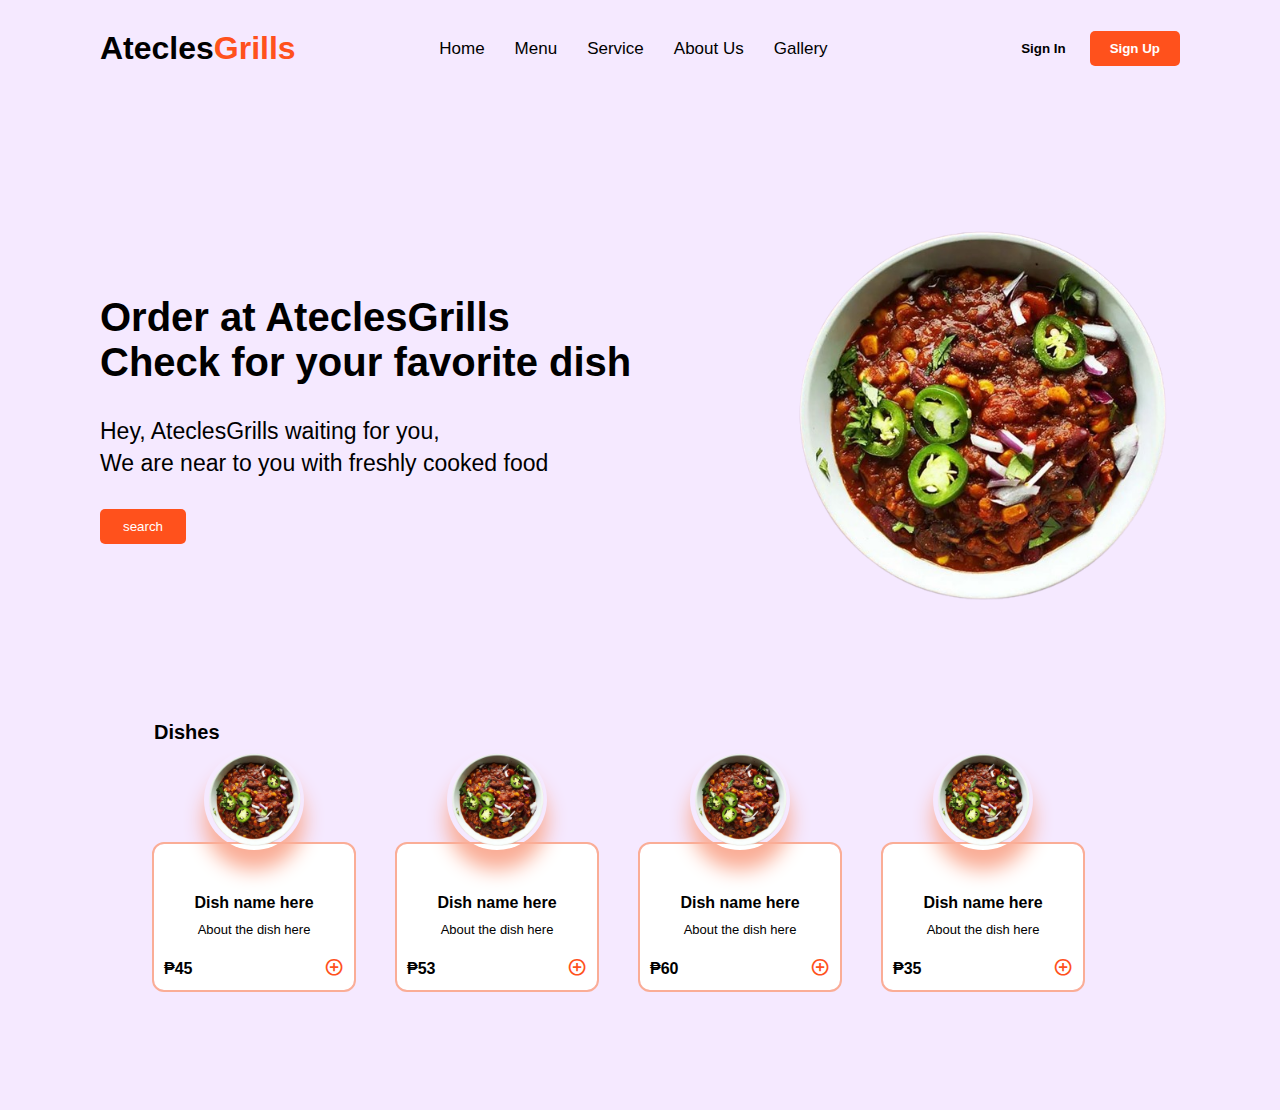
<file: index.html>
<!DOCTYPE html>
<html lang="en">
<head>
    <meta charset="UTF-8">
    <meta http-equiv="X-UA-Compatible" content="IE=edge">
    <link rel="stylesheet" href="style.css">
    <link href='https://unpkg.com/boxicons@2.1.4/css/boxicons.min.css' rel='stylesheet'>
    <meta name="viewport" content="width=device-width, initial-scale=1.0">
    <title>AteclesGrills</title>
</head>
<body>
    <section class="menu">
        <div class="nav">
            <div class="logo"><h1>Atecles<b>Grills</b></h1></div>
                <ul>
                    <li><a href="#">Home</a></li>
                    <li><a href="#">Menu</a></li>
                    <li><a href="#">Service</a></li>
                    <li><a href="#">About Us</a></li>
                    <li><a href="#">Gallery</a></li>
                </ul>
                <div>
                    <input class="signin" type="submit" value="Sign In" name="signin">
                    <input class="signup" type="submit" value="Sign Up" name="signup">
            </div>
        </div>
    </section>
    <section class="grid">
        <div class="content">
            <div class="content-left">
                <div class="info">
                    <h2>Order at AteclesGrills<br>Check for your favorite dish</h2>
                    <p>Hey, AteclesGrills waiting for you,<br>We are near to you with freshly cooked food</p>
                </div>
                <button>search</button>
            </div>
            <div class="content-right">
                <img src="assets/img/Dish.png" alt="">
            </div>            
        </div>
    </section>
    <section class="category">
        <div class="list-items">
            <h3>Dishes</h3>
            <div class="card-list">
                <div class="card">
                    <img src="assets/img/Dish.png" alt="">
                    <div class="food-title">
                        <h1>Dish name here</h1>
                    </div>
                    <div class="desc-food">
                        <p>About the dish here</p>
                    </div>
                    <div class="price">
                        <span>₱45</span><span><i class='bx bx-plus-circle plus-icon'></i></span>
                </div>
                </div>
                <div class="card">
                    <img src="assets/img/Dish.png" alt="">
                    <div class="food-title">
                        <h1>Dish name here</h1>
                    </div>
                    <div class="desc-food">
                        <p>About the dish here</p>
                    </div>
                    <div class="price">
                        <span>₱53</span><span><i class='bx bx-plus-circle plus-icon'></i></span>
                </div>
                </div>
                <div class="card">
                    <img src="assets/img/Dish.png" alt="">
                    <div class="food-title">
                        <h1>Dish name here</h1>
                    </div>
                    <div class="desc-food">
                        <p>About the dish here</p>
                    </div>
                    <div class="price">
                        <span>₱60</span><span><i class='bx bx-plus-circle plus-icon'></i></span>
                </div>
                </div>
                <div class="card">
                    <img src="assets/img/Dish.png" alt="">
                    <div class="food-title">
                        <h1>Dish name here</h1>
                    </div>
                    <div class="desc-food">
                        <p>About the dish here</p>
                    </div>
                    <div class="price">
                        <span>₱35</span><span><i class='bx bx-plus-circle plus-icon'></i></span>
                </div>
            </div>
        </div>
    </section>
</body>
</html>
</file>
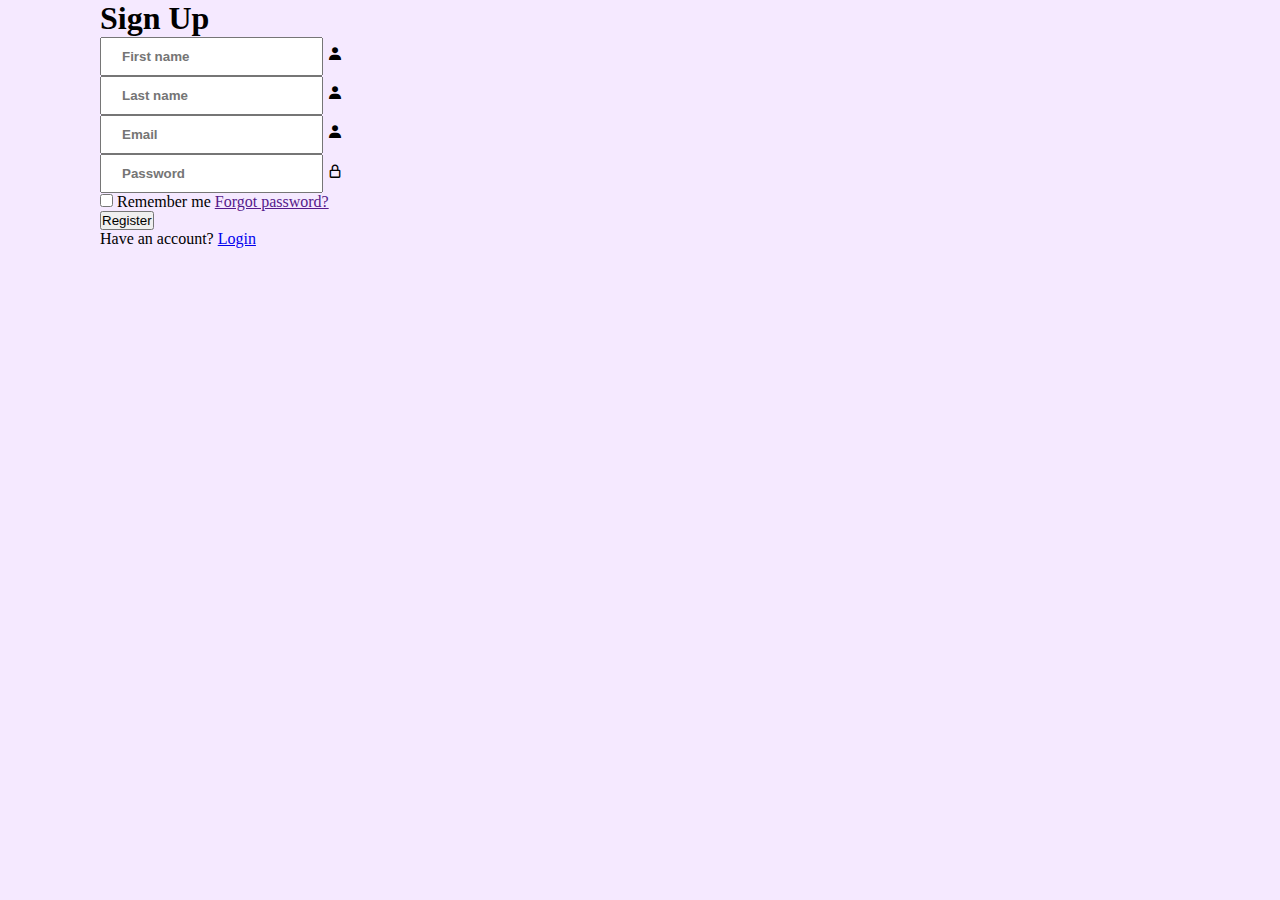
<file: register.html>
<!DOCTYPE html>
<html lang="en">
<head>
    <meta charset="UTF-8">
    <meta http-equiv="X-UA-Compatible" content="IE=edge">
    <meta name="view-port" content="with=device-width,initial-scale=1.0">
    <title>Sign Up</title>
    <link rel="stylesheet" href="style.css">
    <link href='https://unpkg.com/boxicons@2.1.4/css/boxicons.min.css' rel='stylesheet'>

</head>
<body>

      <div class="wrapper">
      <form action="">
      <h1>Sign Up</h1>
      <div class="input-box">
        <input type="text" placeholder="First name" required>
        <i class='bx bxs-user'></i>
      </div>
      <div class="input-box">
        <input type="text" placeholder="Last name" required>
        <i class='bx bxs-user'></i>
      </div>
      <div class="input-box">
        <input type="text" placeholder="Email" required>
        <i class='bx bxs-user'></i>
      </div>
      <div class="input-box">
        <input type="password" placeholder="Password" required>
        <i class='bx bx-lock-alt'></i>
        </div>
        <div class="remember-forgot">
            <label><input type="checkbox"> Remember me</label>
            <a href="">Forgot password?</a> 
      </div>

      <button type="submit" class="btn">Register</button>
      <div class="register-link">
        <p>Have an account? <a href="#">Login</a></p>
      </div>
    </form>
</div>

</body>
</html>
</file>
<file: style.css>
*,::after,::before{
    margin: 0;
    padding: 0;
    box-sizing: border-box;
}

body{
    margin: 0 100px;
    background-color: rgb(245, 233, 255);
}

.nav{
    width: 100%;
    display: flex;
    justify-content: space-between;
    align-items: center;
    padding: 30px 0;
}

.nav .logo h1{
    font-weight: 600;
    font-family: sans-serif;
    color: black;
}

.nav .logo b{
    color: #ff511c;
}

.nav ul{
    display: flex;
    list-style: none;
}

.nav ul li{
    margin-right: 30px;
}

.nav ul li a{
    text-decoration: none;
    color: black;
    font-weight: 500;
    font-family: sans-serif;
    font-size: 17px;
}

.nav ul .active::after{
    content: '';
    width: 50%;
    height: 3px;
    background-color: #ff511c;
    display: flex;
    position: relative;
    margin-left: 10px;
}

input{
    padding: 10px 20px;
    cursor: pointer;
    font-weight: 600;
}

.signin{
    background: transparent;
    border: none;
}

.signup{
    background-color: #ff511c;
    color: rgb(255, 255, 255);
    outline: none;
    border: none;
    border-radius: 5px;
}

.content{
    display: grid;
    grid-template-columns: 50% auto;
    gap: 30px;
    margin-top: 120px;
    align-items: center;
    justify-content: space-between;
    width: 100%;
}

.content .content-left{
    display: block;
    width: 100%;
}

.content .content-left .info{
    max-width: 100%;
    display: flex;
    flex-direction: column;
}

.content .content-left .info h2{
    font-size: 40px;
    font-family: sans-serif;
    margin-bottom: 30px;
}

.content .content-left .info p{
    font-size: 23px;
    line-height: 2pc;
    margin-bottom: 30px;
    font-family: sans-serif;
}

.content .content-left button{
    padding: 10px 23px;
    background-color: #ff511c;
    color: #ffff;
    border-radius: 5px;
    border: none;
    cursor: pointer;
}

.content .content-right{
    display: block;
    width: 100%;
}

.content .content-right img{
    width: 400px;
    height: auto;
    user-select: none;
    position: relative;
}

.category{
    width: 100%;
    display: flex;
    margin-bottom: 100px;
    justify-content: center;
}

.category .list-items{
    width: 90%;
    position: relative;
    margin-top: 100px;
}

.category .list-items h3{
    font-size: 20px;
    font-weight: 600;
    font-family: sans-serif;
    margin-bottom: 100px;
}

.category .list-items .card-list{
    display: grid;
    grid-template-columns: repeat(4, 10fr);
    margin-bottom: 20px;
}

.category .card-list .card{
    width: 200px;
    height: none;
    display: block;
    padding: 10px;
    border-radius: 10px;
    position: relative;
    background: #ffff;
    outline: 2px solid #faad96;
}

.category .card-list .card img{
    width: 100px;
    height: auto;
    bottom: 140px;
    left: 50px;
    object-fit: cover;
    object-position: center;
    background-repeat: no-repeat;
    position: absolute;
    box-shadow: 0 20px 20px #faad96;
    border-radius: 50%;
}

.category .card-list .card .food-title{
    padding: 40px 0 10px;
}

.category .card-list .card .food-title h1{
    text-align: center;
    font-weight: bold;
    font-size: 16px;
    font-family: sans-serif;
}

.category .card-list .desc-food p{
    font-size: 13px;
    text-align: center;
    font-weight: 500;
    margin-bottom: 20px;
    font-family: sans-serif;
}

.category .card .price{
    display: flex;
    align-items: center;
    justify-content: space-between;
}

.category .card .price span{
    font-weight: 600;
    font-family: sans-serif;
}

.category .card .price span .plus-icon{
    color: #ff511c;
    font-size: 20px;
    cursor: pointer;
}

::-webkit-scrollbar{
    width: 10px;
}

::-webkit-scrollbar-thumb{
    border-radius: 20px;
    background-color: azure;
}
</file>
